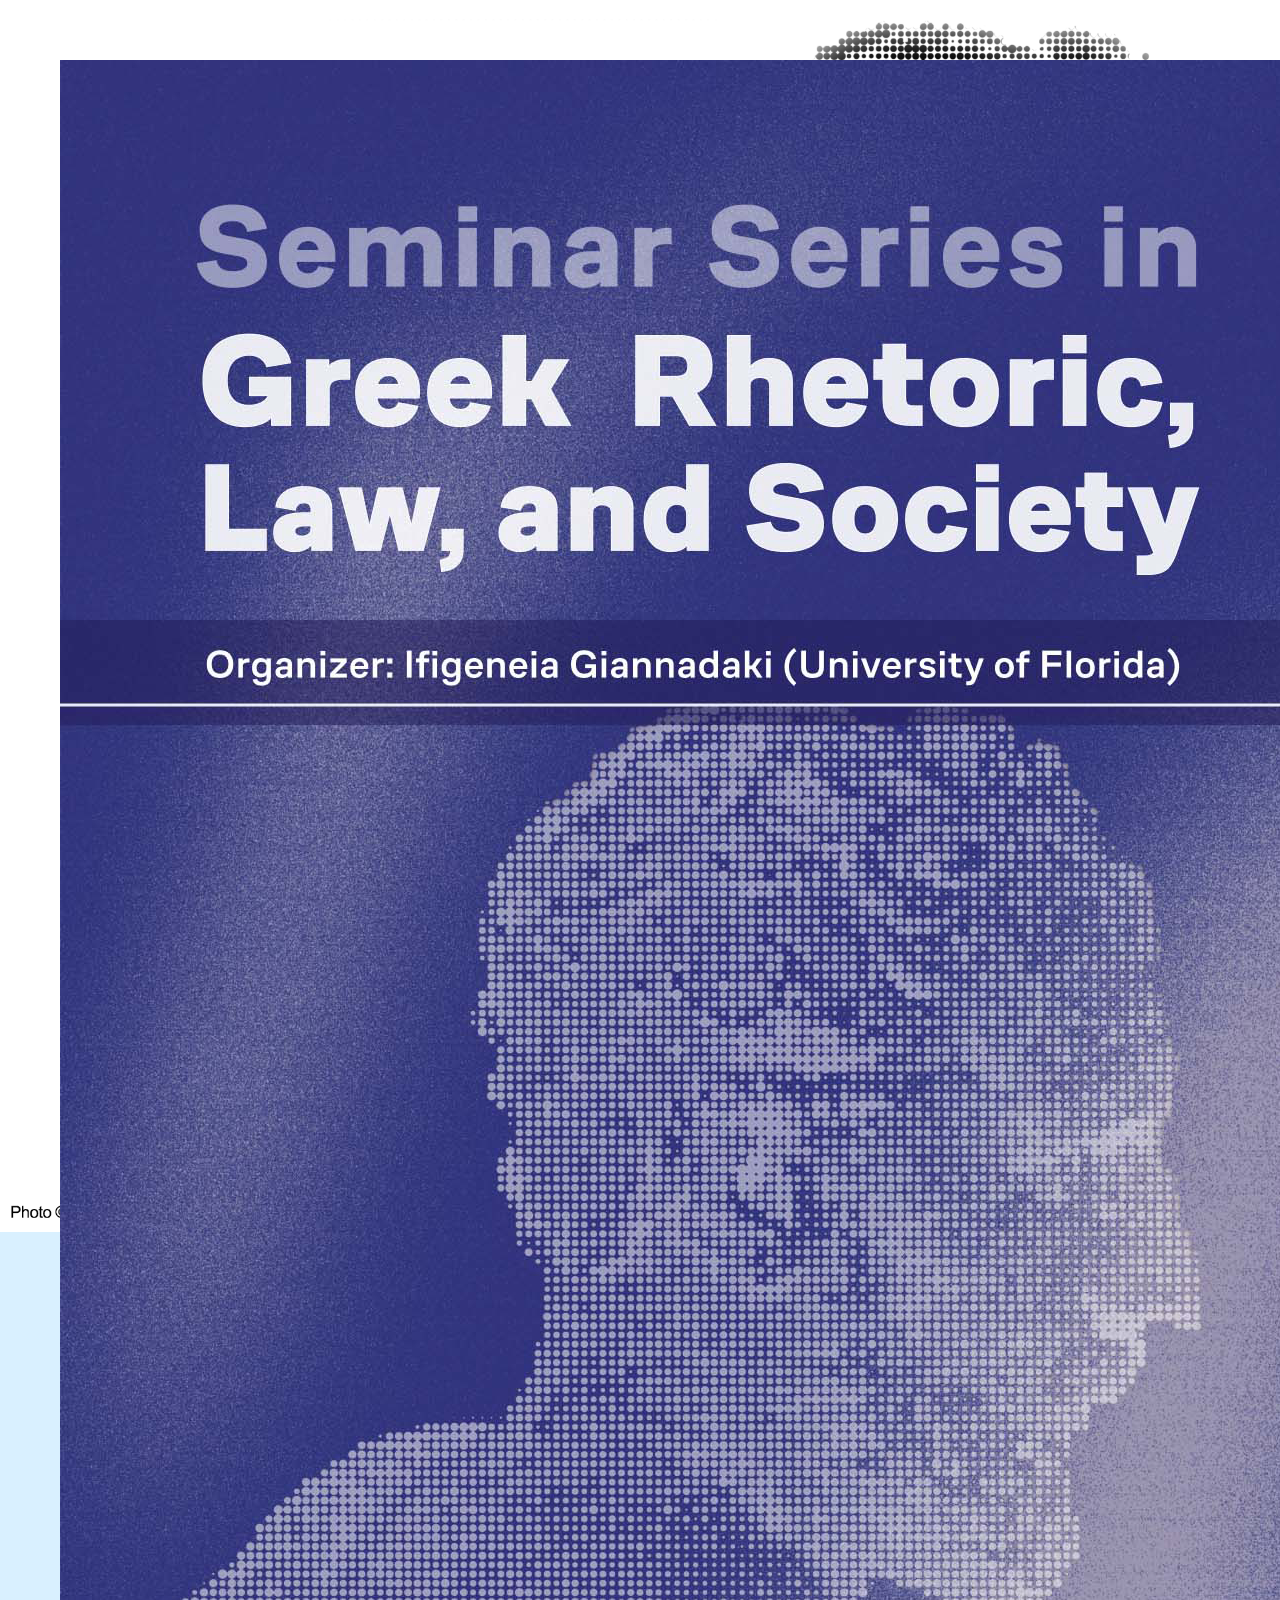
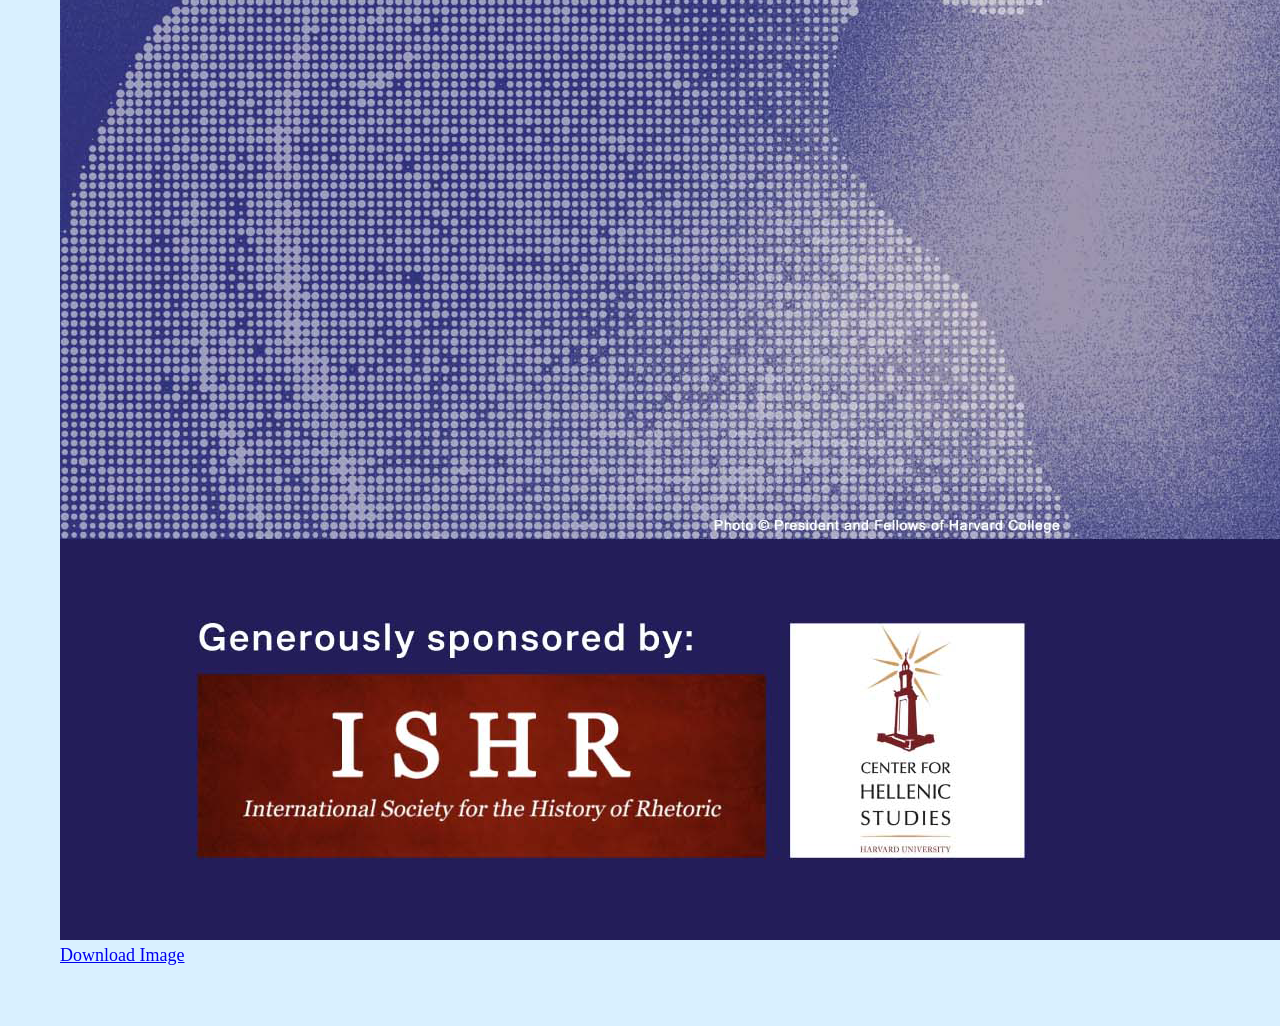
<file: poster.html>
<!-- poster.html -->
<!DOCTYPE html>
<html lang="el">
<head>
  <meta charset="UTF-8">
  <link rel="stylesheet" href="style.css">
</head>
<body>

  <div class="page poster-page">

    <img class="poster-img" src="images/poster2026.png" alt="Poster">

    <a class="download-btn" href="images/poster2026.png" download>
      Download Image
    </a>

  </div>

</body>
</html>
</file>
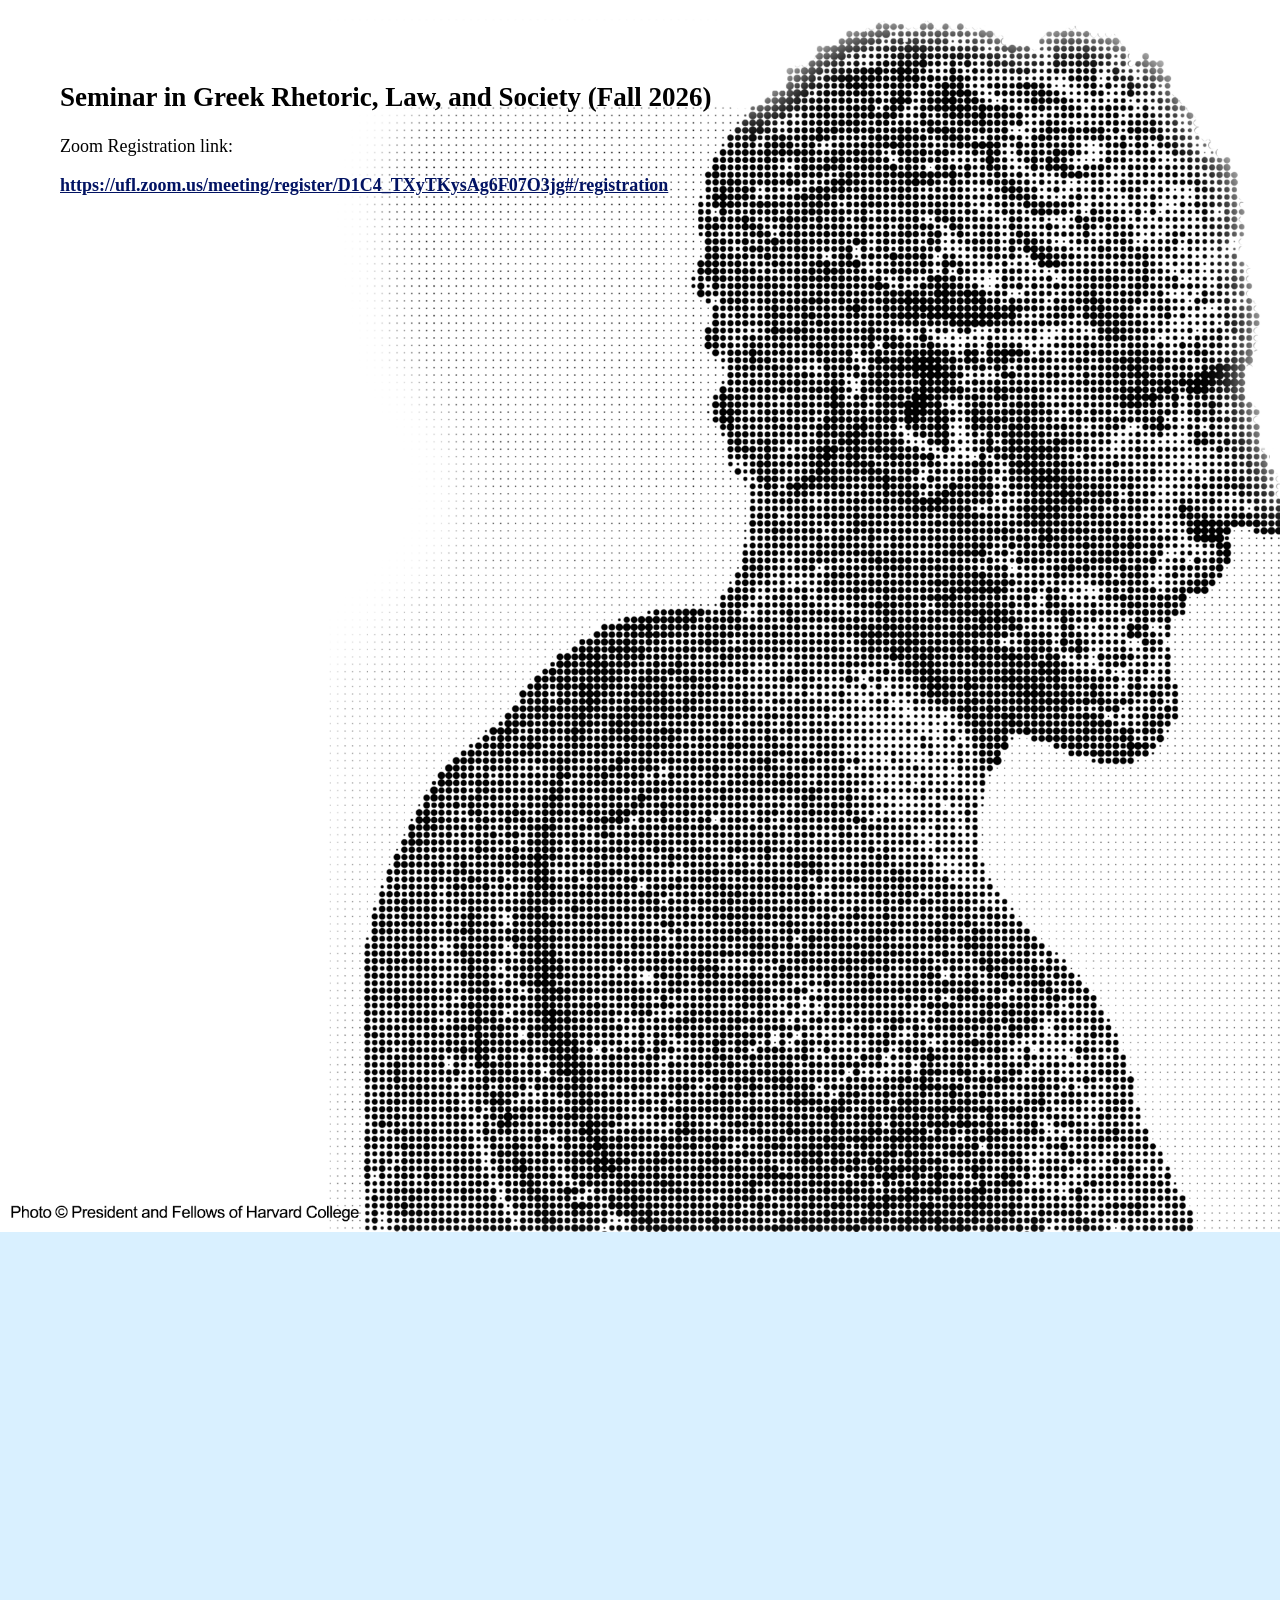
<file: registration.html>
<!-- registration.html -->
<!DOCTYPE html>
<html lang="el">
<head>
  <meta charset="UTF-8">
  <link rel="stylesheet" href="style.css">
</head>
<body>

  <div class="page">

    <h2>Seminar in Greek Rhetoric, Law, and Society (Fall 2026)</h2>

    <p>
      Zoom Registration link:
    </p>

    <a class="zoom-link" href="https://ufl.zoom.us/meeting/register/D1C4_TXyTKysAg6F07O3jg#/registration" target="_blank">
      https://ufl.zoom.us/meeting/register/D1C4_TXyTKysAg6F07O3jg#/registration
    </a>

  </div>

</body>
</html>
</file>
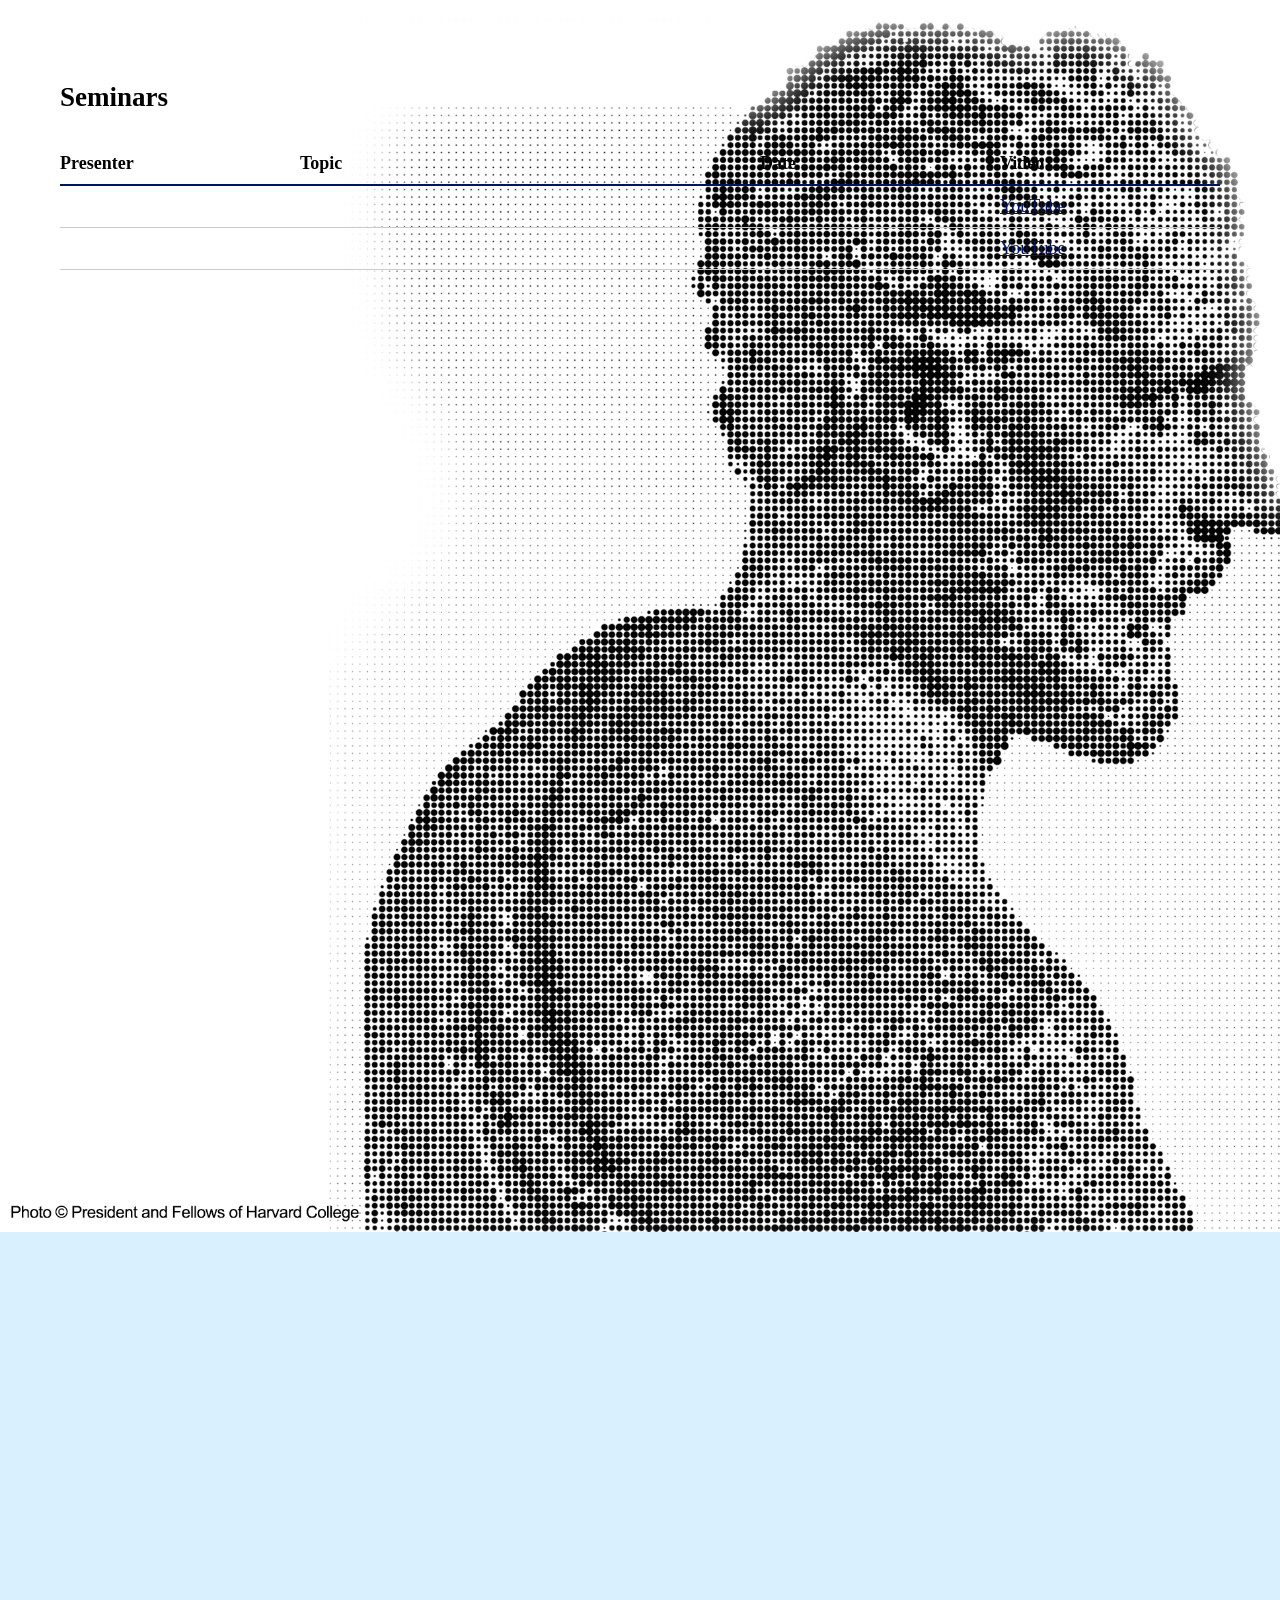
<file: seminars.html>
<!-- seminars.html -->
<!DOCTYPE html>
<html lang="el">
<head>
  <meta charset="UTF-8">
  <link rel="stylesheet" href="style.css">
</head>
<body>

  <div class="page">

    <h2>Seminars</h2>

    <div class="table">

      <div class="row header">
        <div>Presenter</div>
        <div>Topic</div>
        <div>Date</div>
        <div>Video</div>
      </div>

      <div class="row">
        <div> </div>
        <div> </div>
        <div> </div>
        <div><a href="#" target="_blank">YouTube</a></div>
      </div>

      <div class="row">
        <div> </div>
        <div> </div>
        <div> </div>
        <div><a href="#" target="_blank">YouTube</a></div>
      </div>

    </div>

  </div>

</body>
</html>
</file>
<file: style.css>
body {
  margin: 0;
  height: 200vh;

  background-color: #d9f0ff;
  background-image: url("images/bgsite.png");
  background-size: 100% auto;
  background-repeat: no-repeat;
  background-position: top center;
}

.spacer {
  height: 150vh;
}

.menu {
  position: fixed;
  top: 50%;
  left: 50%;
  transform: translate(-50%, -50%);

  width: 50%;
  padding: 20px;

  background-image: url("images/bgmenu.png");
  background-size: cover;
  background-repeat: no-repeat;
  background-position: center;

  text-align: center;
}

.menu a {
  display: inline-block;
  margin: 0 35px;

  text-decoration: none;
  color: black;
  font-size: 20px;

  transition: color 0.3s ease;
}

.menu a:hover {
  color: #021363;
}

.page {
  padding: 60px;
  font-size: 18px;
  color: black;
}

.zoom-link {
  color: #021363;
  text-decoration: underline;
  font-weight: bold;
  word-break: break-word;
}

.zoom-link:hover {
  color: black;
}
.page {
  padding: 60px;
  font-size: 18px;
  color: black;
}

/* table layout */
.table {
  width: 100%;
  margin-top: 30px;
}

/* each row */
.row {
  display: grid;
  grid-template-columns: 1fr 2fr 1fr 1fr;
  gap: 20px;

  padding: 10px 0;
  border-bottom: 1px solid #ccc;
}

/* header row */
.header {
  font-weight: bold;
  border-bottom: 2px solid #021363;
}

/* video link */
.row a {
  color: #021363;
  text-decoration: underline;
}

.row a:hover {
  color: black;
}
</file>
